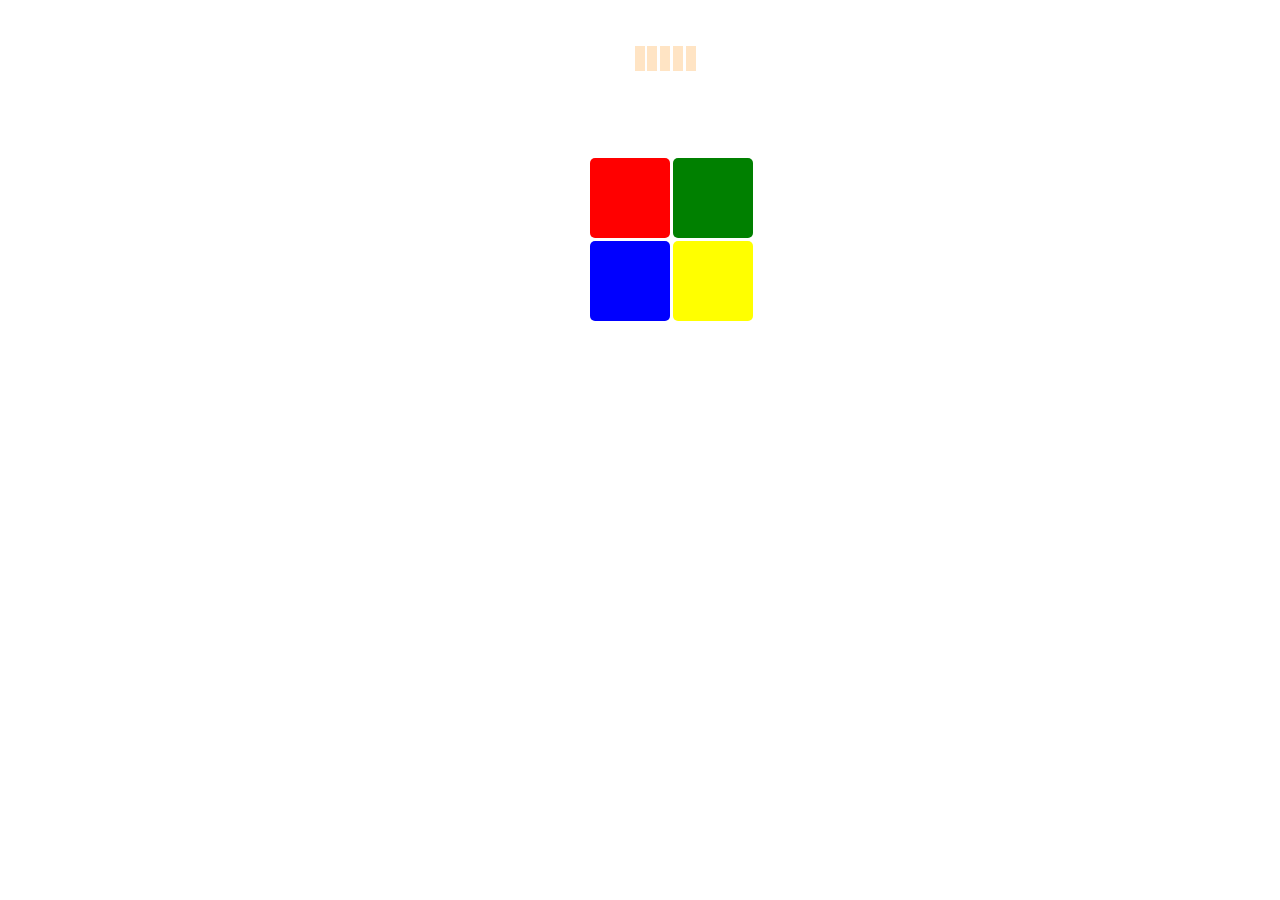
<file: homework_15/index.html>
<!DOCTYPE html>
<html lang="en">
<head>
    <meta charset="UTF-8">
    <meta name="viewport" content="width=device-width, initial-scale=1.0">
    <link rel="stylesheet" href="style.css">
    <title>Document</title>
</head>
<body>
    <div class="container">
        <div class="card">
            <div class="box box_1">
            </div>
            <div class="box box_2">
            </div>
            <div class="box box_3">
            </div>
            <div class="box box_4">
            </div>
            <div class="box box_5">
            </div>
        </div>




        
            <div class="windows_card">
                <div class="windows_box red_box">
                    
                </div>
                <div class="windows_box green_box">
                    
                </div>
                <div class="windows_box blue_box">
                    
                </div>
                <div class="windows_box yellow_box">
                    
                </div>
            </div>


            <div class="lego_card">
                <div class="lego_box">

                </div>
            </div>

            <!-- <div class="user_card">
                <h2>John Doe</h2>
                <p>Senior Designer</p>
                <div class="user_icon">
                    <img src="./img/instagram_anim.svg" alt="instagram_anim">
                    <img src="./img/facebook_anim.svg" alt="facebook_anim">
                    <img src="./img/vkontakte_anim.svg" alt="vkontakte_anim">
                    <img src="./img/youtube_anim.svg" alt="youtube_anim">
                </div>
                <img src="/img/programmer.jpg" alt="programmer">
            </div> -->
    </div>
</body>
</html>
</file>
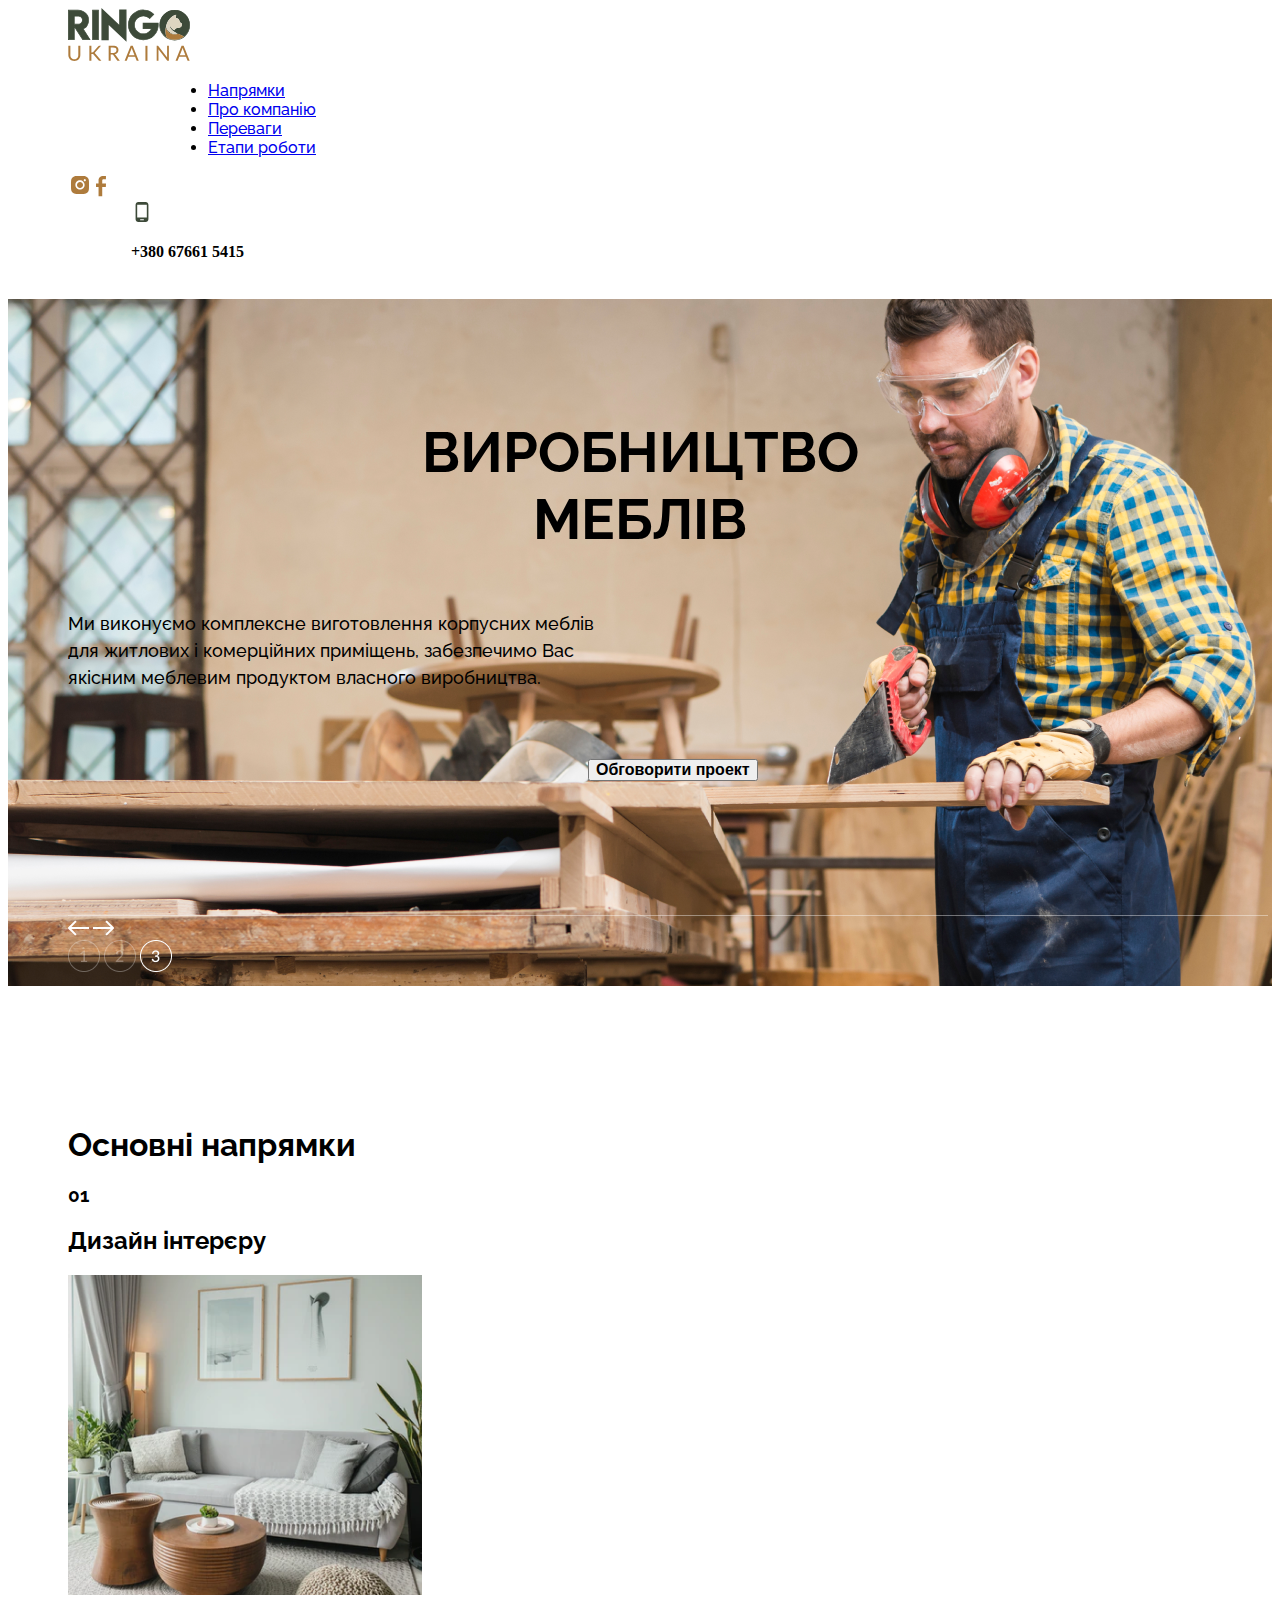
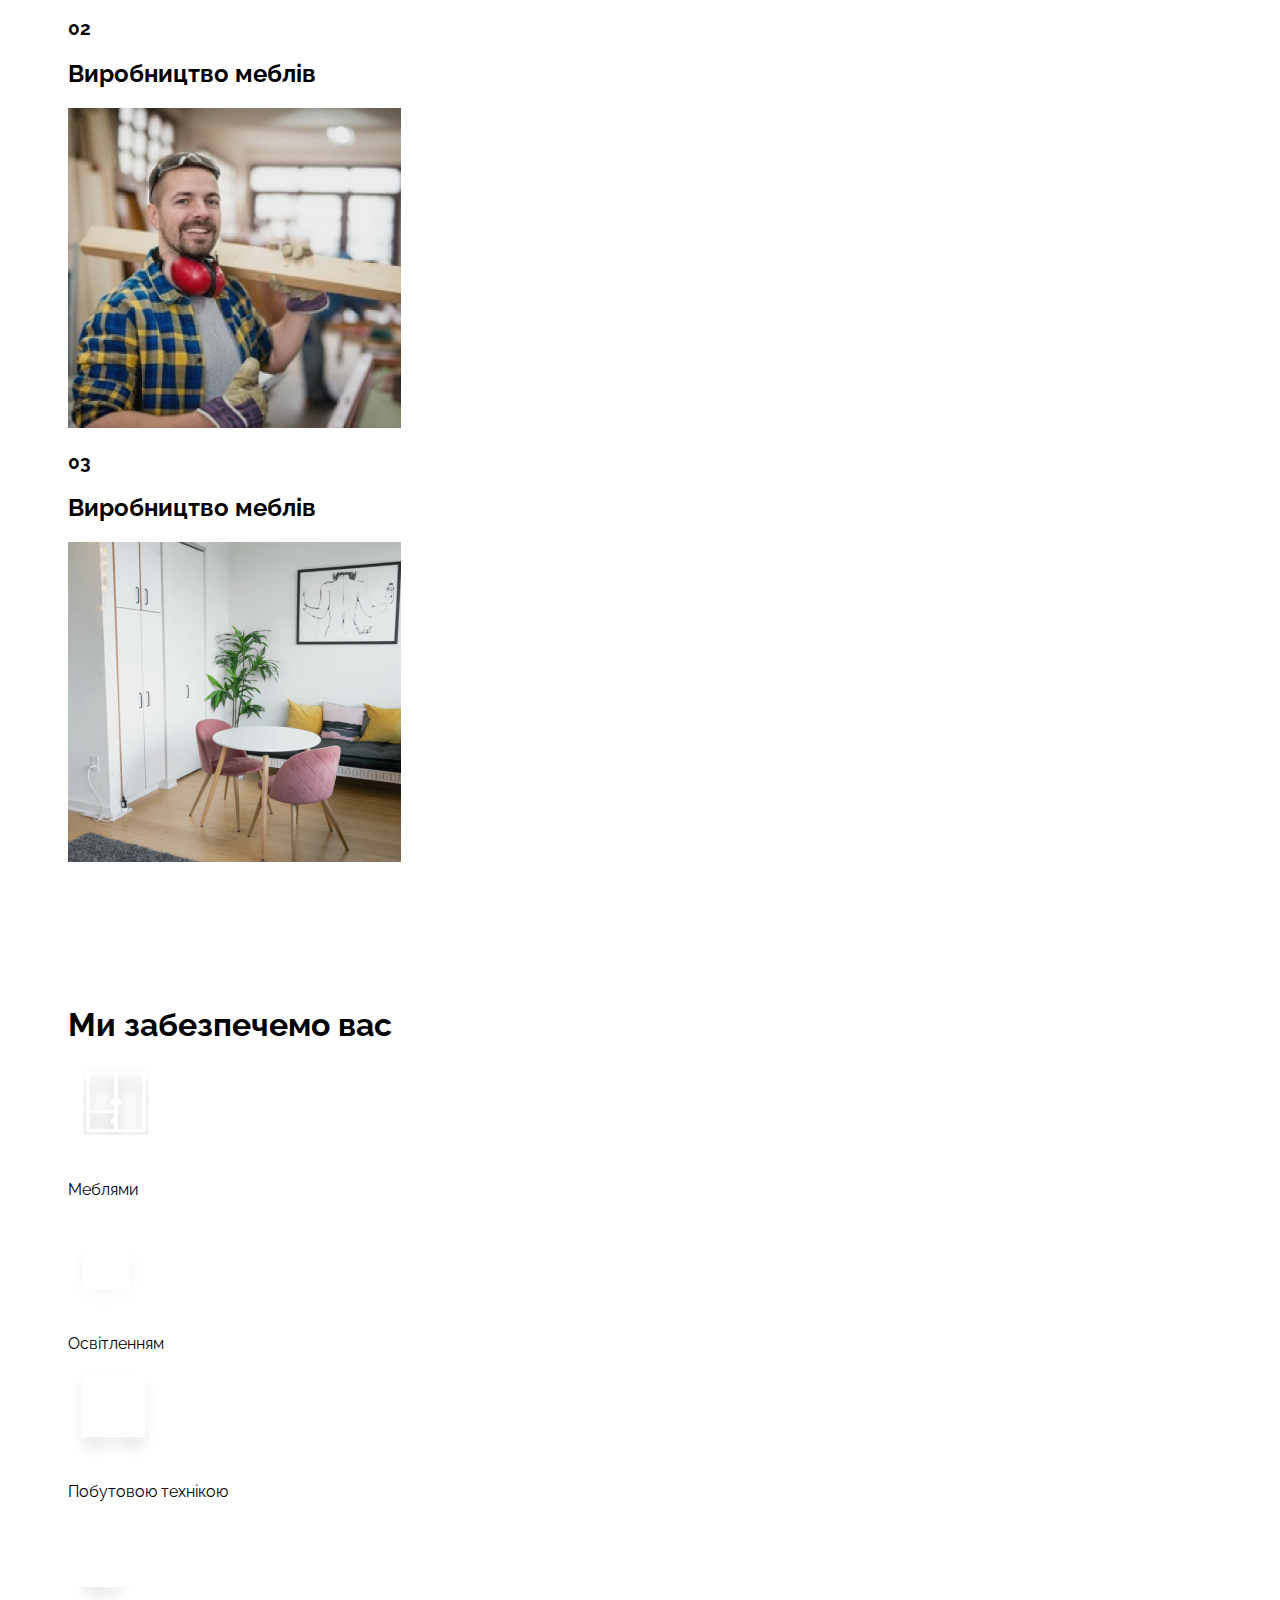
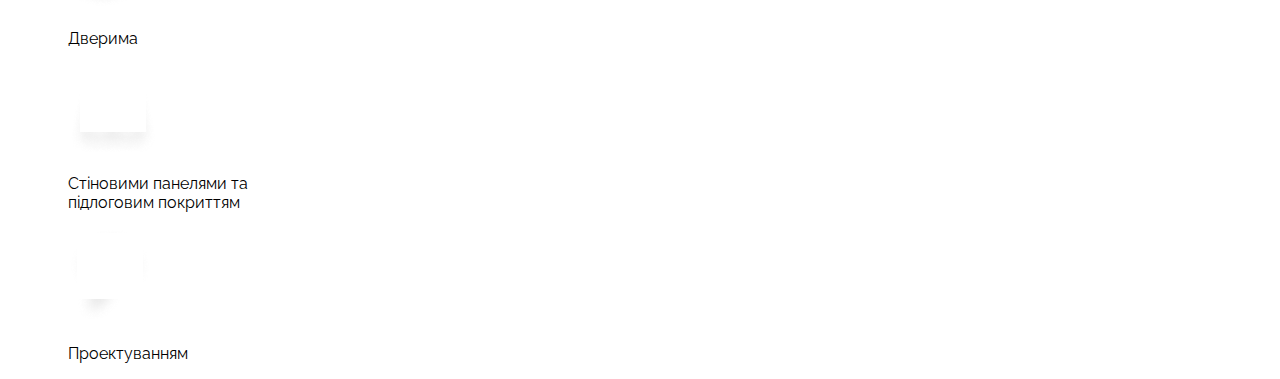
<file: homework_23/index.html>
<!DOCTYPE html>
<html lang="en">
<head>
    <meta charset="UTF-8">
    <meta name="viewport" content="width=device-width, initial-scale=1.0">
    <title>Homework 23</title>
    <link href="https://cdn.jsdelivr.net/npm/bootstrap@5.0.2/dist/css/bootstrap.min.css" rel="stylesheet" integrity="sha384-EVSTQN3/azprG1Anm3QDgpJLIm9Nao0Yz1ztcQTwFspd3yD65VohhpuuCOmLASjC" crossorigin="anonymous">
    <link rel="stylesheet" href="./css/main.css">
</head>
<body>
    <header>
        <div class="container-xl d-flex align-items-center">
            <nav class="navbar navbar-expand-sm">
                <div class="container-fluid">
                  <a class="navbar-brand" href="javascript:void(0)"><img src="./img/header_logo.svg" alt="header_logo"></a>
                  <div class="collapse navbar-collapse" id="mynavbar">
                    <ul class="navbar-nav me-auto navbar__menu">
                      <li class="nav-item">
                        <a class="nav-link text-dark nav__link" href="javascript:void(0)">Напрямки</a>
                      </li>
                      <li class="nav-item">
                        <a class="nav-link text-dark nav__link" href="javascript:void(0)">Про компанію</a>
                      </li>
                      <li class="nav-item">
                        <a class="nav-link text-dark nav__link" href="javascript:void(0)">Переваги</a>
                      </li>
                      <li class="nav-item">
                        <a class="nav-link text-dark nav__link" href="javascript:void(0)">Етапи роботи</a>
                      </li>
                    </ul>
                  </div>
                </div>
            </nav>  
            <div class="header_icon d-flex gap-4">
              <img src="./img/instagram.svg" alt="instagram">
              <img src="./img/facebook.svg" alt="facebook">
            </div>    
            <div class="header_phone d-flex align-items-center gap-2">
                <img src="./img/phone.svg" alt="phone">
                <p>+380 67661 5415</p>
            </div>        
        </div>
    </header>
    <main>
        <section class="home_section">
            <div class="container-xl text-white">
                <h1>Виробництво <br> меблів</h1>
                <p class="text-center font-weight-medium">Ми виконуємо комплексне виготовлення корпусних меблів <br> для житлових і комерційних приміщень, забезпечимо Вас <br> якісним меблевим продуктом власного виробництва. </p>
                <button type="button" class="btn btn-warning px-5 py-3 text-white home__btn">Обговорити проект</button>
                <span><img src="./img/span.svg" alt="span"></span>
                <div class="home_icon d-flex justify-content-between">
                    <div class="home_arrow d-flex gap-4">
                        <img src="./img/left_arrow.svg" alt="left_arrow">
                        <img src="./img/right_arrow.svg" alt="right_arrow">
                    </div>
                    <div class="home_number d-flex gap-3">
                        <img src="./img/1.png" alt="1">
                        <img src="./img/2.png" alt="2">
                        <img src="./img/3.png" alt="3">
                    </div>
                </div>
            </div>
        </section>  
        <section class="main_section">
          <div class="container-xl">
            <h1 class="text-center mb-5">Основні напрямки</h1>
            <div class="main_card d-flex gap-5">
              <div class="main_box border-start border-end border-secondary px-4">
                <h3>01</h3>
                <h2>Дизайн інтерєру</h2>
                <img src="./img/design_img.png" alt="design_img">
              </div>
              <div class="main_box border-start border-end border-secondary px-4">
                <h3>02</h3>
                <h2>Виробництво меблів</h2>
                <img src="./img/furniture_second.png" alt="furniture_second">
              </div>
              <div class="main_box border-start border-end border-secondary px-4">
                <h3>03</h3>
                <h2>Виробництво меблів</h2>
                <img src="./img/furniture_third.png" alt="furniture_third">
              </div>
            </div>
          </div>
        </section>
        <section class="item_section bg-success">
          <div class="container-xl py-5">
            <h1 class="py-5 text-uppercase text-center">Ми забезпечемо вас </h1>
            <div class="item_card row text-center ">
              <div class="item_box col-4 ">
                <img src="./img/gardrobe.svg" alt="gardrobe">
                <p class="text-info">Меблями</p>
              </div>
              <div class="item_box col-4">
                <img src="./img/shower.png" alt="shower">
                <p class="text-info">Освітленням</p>
              </div>
              <div class="item_box  col-4">
                <img src="./img/gas.png" alt="gas">
                <p class="text-info">Побутовою технікою</p>
              </div>
              <div class="item_box col-4">
                <img src="./img/door.png" alt="door">
                <p class="text-info">Дверима</p>
              </div>
              <div class="item_box col-4">
                <img src="./img/panel.png" alt="panel">
                <p class="text-info">Стіновими панелями та  <br>
                  підлоговим покриттям</p>
              </div>
              <div class="item_box col-4">
                <img src="./img/pen.png" alt="pen">
                <p class="text-info">Проектуванням</p>
              </div>
            </div>
          </div>
        </section>
    </main>


















    <script src="https://cdn.jsdelivr.net/npm/bootstrap@5.0.2/dist/js/bootstrap.bundle.min.js" integrity="sha384-MrcW6ZMFYlzcLA8Nl+NtUVF0sA7MsXsP1UyJoMp4YLEuNSfAP+JcXn/tWtIaxVXM" crossorigin="anonymous"></script>
</body>
</html>
</file>
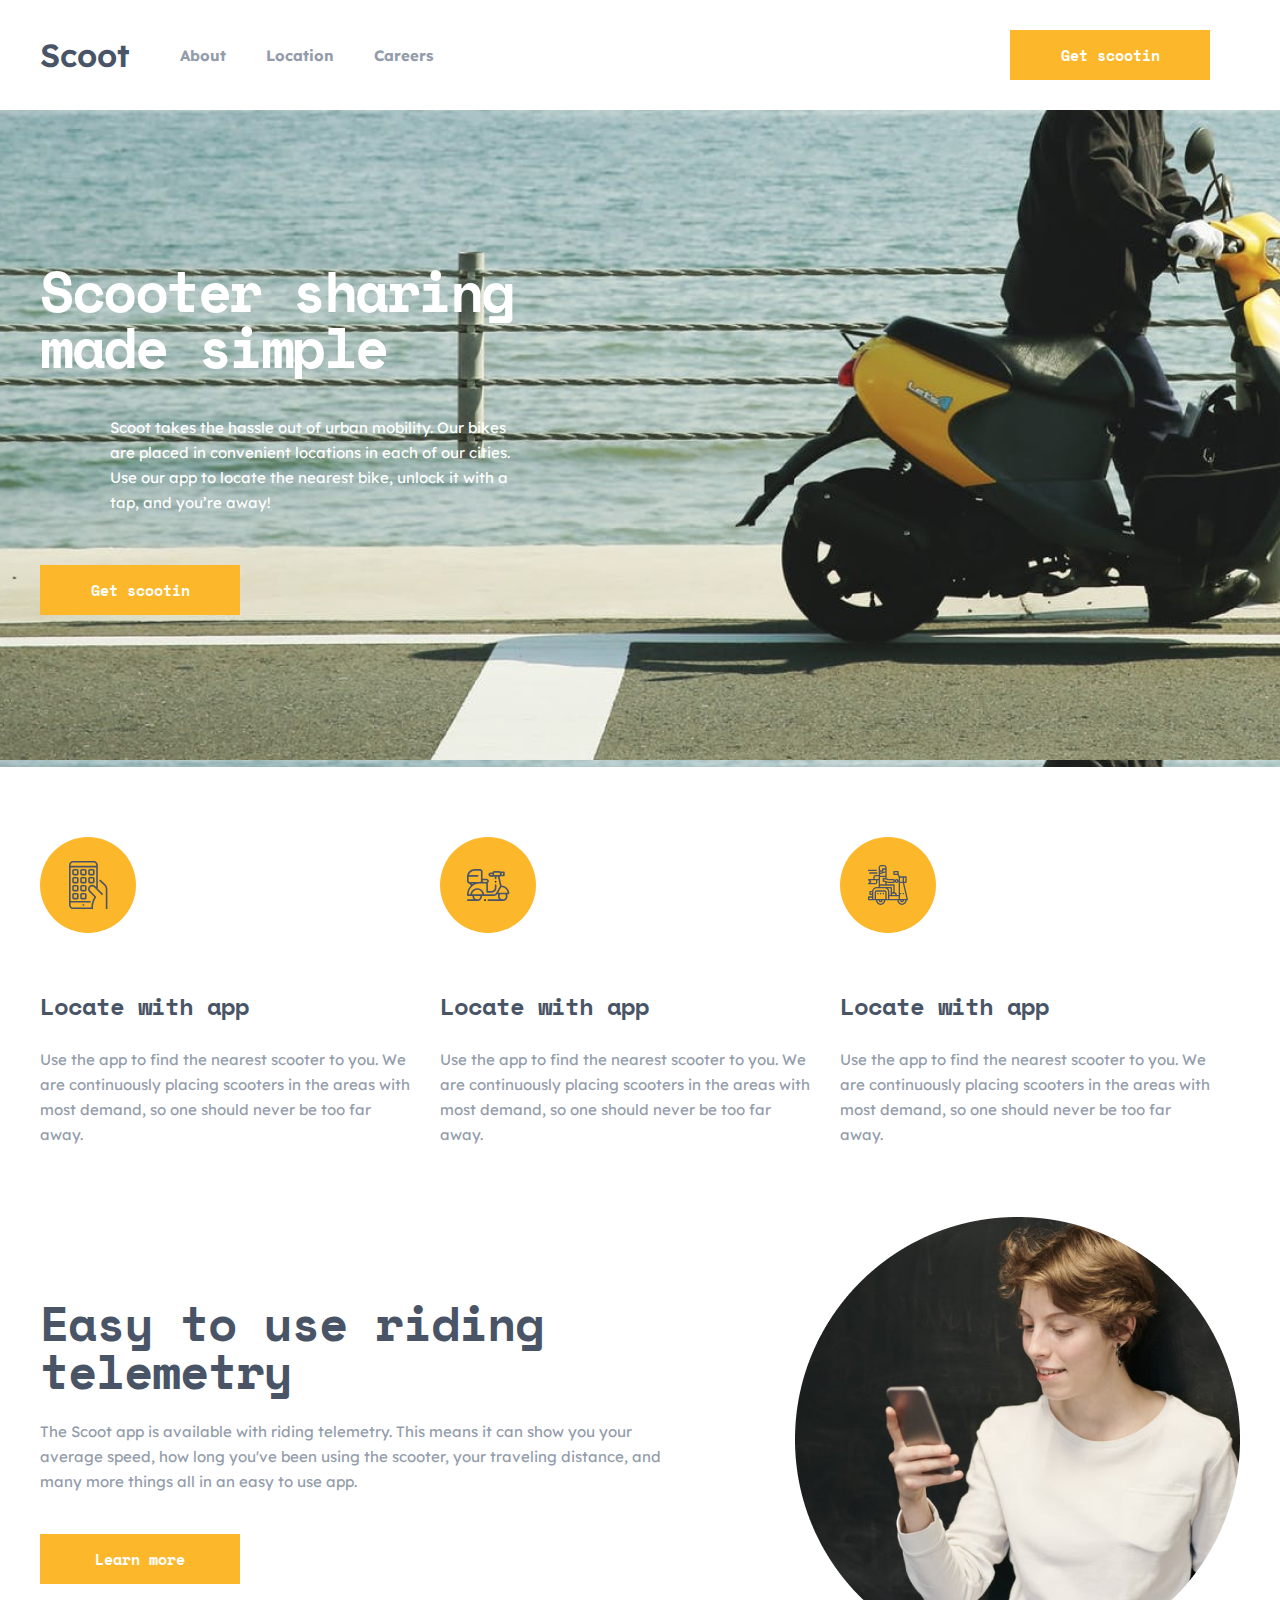
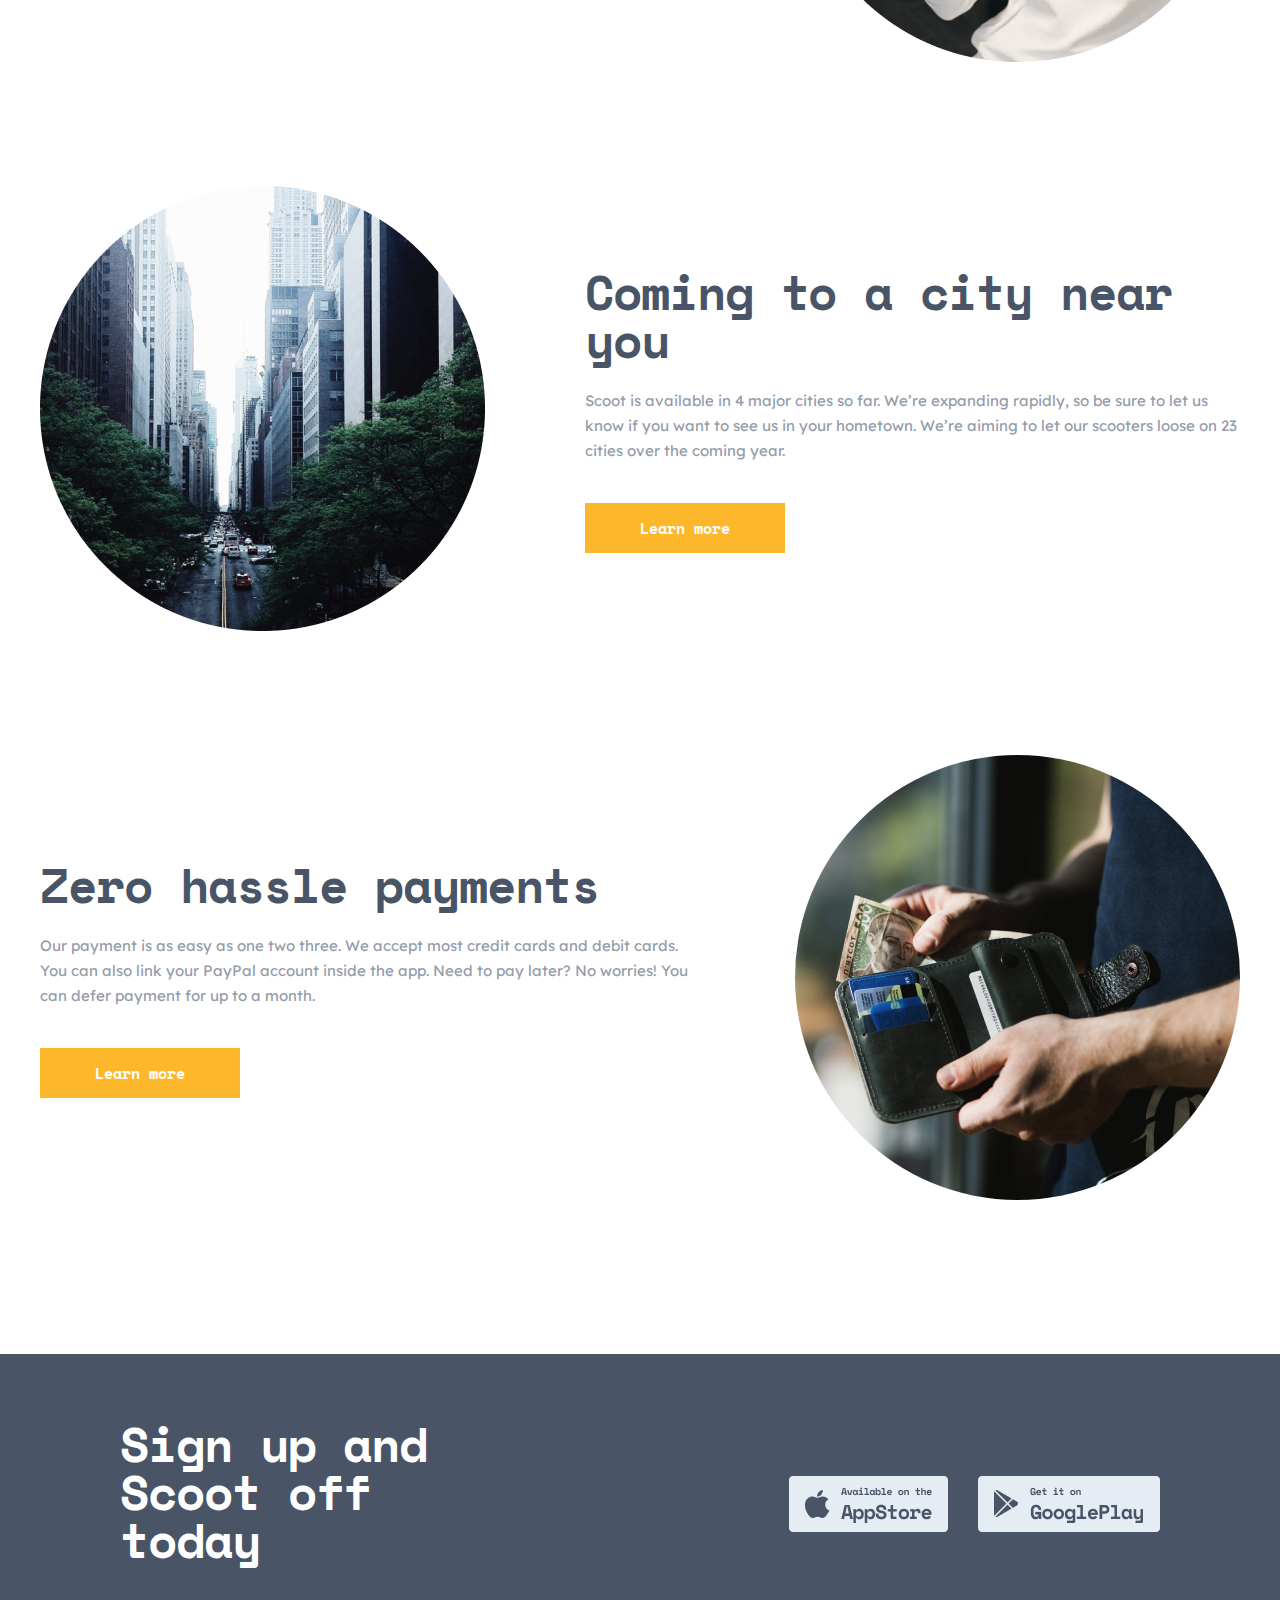
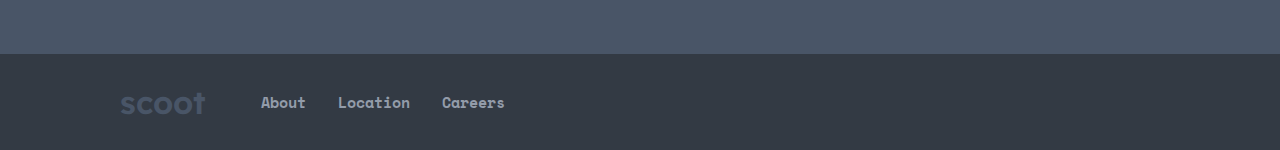
<file: homework_22/home_works/lesson22/index.html>
<!DOCTYPE html>
<html lang="en">
<head>
     <meta charset="UTF-8">
     <meta name="viewport" content="width=device-width, initial-scale=1.0">
     <title>Document</title>
     <link rel="stylesheet" href="./main.css">
     <link rel="stylesheet"
      href="https://cdnjs.cloudflare.com/ajax/libs/font-awesome/6.4.2/css/all.min.css"
      integrity="sha512-z3gLpd7yknf1YoNbCzqRKc4qyor8gaKU1qmn+CShxbuBusANI9QpRohGBreCFkKxLhei6S9CQXFEbbKuqLg0DA=="
      crossorigin="anonymous"
      referrerpolicy="no-referrer"
    />
</head>
<body>
     <!-- Header -->
     <header class="header">
          <div class="container header-container">
               <div class="row">
                    <a href="./index.html"><h1 class="logo">scoot</h1></a>
                    <ul class="nav">
                         <li><a href="about.html">about</a></li>
                         <li><a href="#">location</a></li>
                         <li><a href="#">careers</a></li>
                    </ul>
               </div>
               <button class="main-btn">Get scootin</button>
          </div>
     </header>

     <!-- Home -->
     <section class="home">
          <div class="home-bg">
               <div class="container">
                    <div class="home-content">
                         <h1>Scooter sharing <br> made simple</h1>
                         <p>Scoot takes the hassle out of urban mobility. Our bikes <br> are placed in convenient locations in each of our cities. <br> Use our app to locate the nearest bike, unlock it with a <br>tap, and you’re away!</p>
                         <div class="main-btn">Get scootin</div>
                    </div>
               </div>
          </div>
     </section>

     <section class="info">
          <div class="container info-container">
               <div class="info-cards">
                    <div class="info-card">
                         <img src="./img/Group 8.svg" alt="">
                         <h3>Locate with app</h3>
                         <p>Use the app to find the nearest scooter to you. We are continuously placing scooters in the areas with most demand, so one should never be too far away. </p>
                    </div>
                    <div class="info-card">
                         <img src="./img/Group 9.svg" alt="">
                         <h3>Locate with app</h3>
                         <p>Use the app to find the nearest scooter to you. We are continuously placing scooters in the areas with most demand, so one should never be too far away. </p>
                    </div>
                    <div class="info-card">
                         <img src="./img/Group 10.svg" alt="">
                         <h3>Locate with app</h3>
                         <p>Use the app to find the nearest scooter to you. We are continuously placing scooters in the areas with most demand, so one should never be too far away. </p>
                    </div>
               </div>
          </div>
     </section>

     <!-- Items -->
     <section class="items">
          <div class="container items-container">
               <div class="items-card">
                    <div class="items-card__content">
                         <h3>Easy to use
                              riding telemetry</h3>
                              <p>The Scoot app is available with riding telemetry. This means it can show you your average speed, how long you've been using the scooter, your traveling distance, and many more things all in an easy to use app.</p>
                              <button class="main-btn">Learn more</button>
                    </div>
                    <div class="items-card__img">
                         <img src="./img/Group 33.jpg" alt="">
                    </div>
               </div>

               <div class="items-card">
                    <div class="items-card__img">
                         <img src="./img/Bitmap Copy.jpg" alt="">
                    </div>
                    <div class="items-card__content">
                         <h3>Coming to a city near you</h3>
                         <p>Scoot is available in 4 major cities so far. We’re expanding rapidly, so be sure to let us know if you want to see us in your hometown. We’re aiming to let our scooters loose on 23 cities over the coming year.</p>
                         <button class="main-btn">Learn more</button>
                    </div>
               </div>

               <div class="items-card">
                    <div class="items-card__content">
                         <h3>Zero hassle payments</h3>
                              <p>Our payment is as easy as one two three. We accept most credit cards and debit cards. You can also link your PayPal account inside the app. Need to pay later? No worries! You can defer payment for up to a month.</p>
                              <button class="main-btn">Learn more</button>
                    </div>
                    <div class="items-card__img">
                         <img  src="./img/Bitmap (2).png" alt="" class="bitmap">
                    </div>
               </div>
          </div>
     </section>

     <!-- Footer -->
     <footer class="footer">
          <d
          iv class=" footer-container">
               <div class="footer-content">
                    <h3>Sign up and Scoot off today</h3>
                    <div class="footer-images">
                         <img src="./img/Group 28.png" alt="">
                         <img src="./img/Group 28 Copy.png" alt="">
                    </div>
               </div>

               <div class="footer-nav">
                    <div class="footer-row">
                         <h3 class="logo">scoot</h3>
                    <ul class="footer-navbar">
                         <li><a href="#">about</a></li>
                         <li><a href="#">location</a></li>
                         <li><a href="#">careers</a></li>
                    </ul>
                    </div> 

                    <div class="footer-icons">
                         <i class="fa-brands fa-square-facebook"></i>
                         <i class="fa-brands fa-twitter"></i>
                         <i class="fa-brands fa-instagram"></i>
                    </div>
               </div>
          </d>
     </footer>
</body>
</html>
</file>
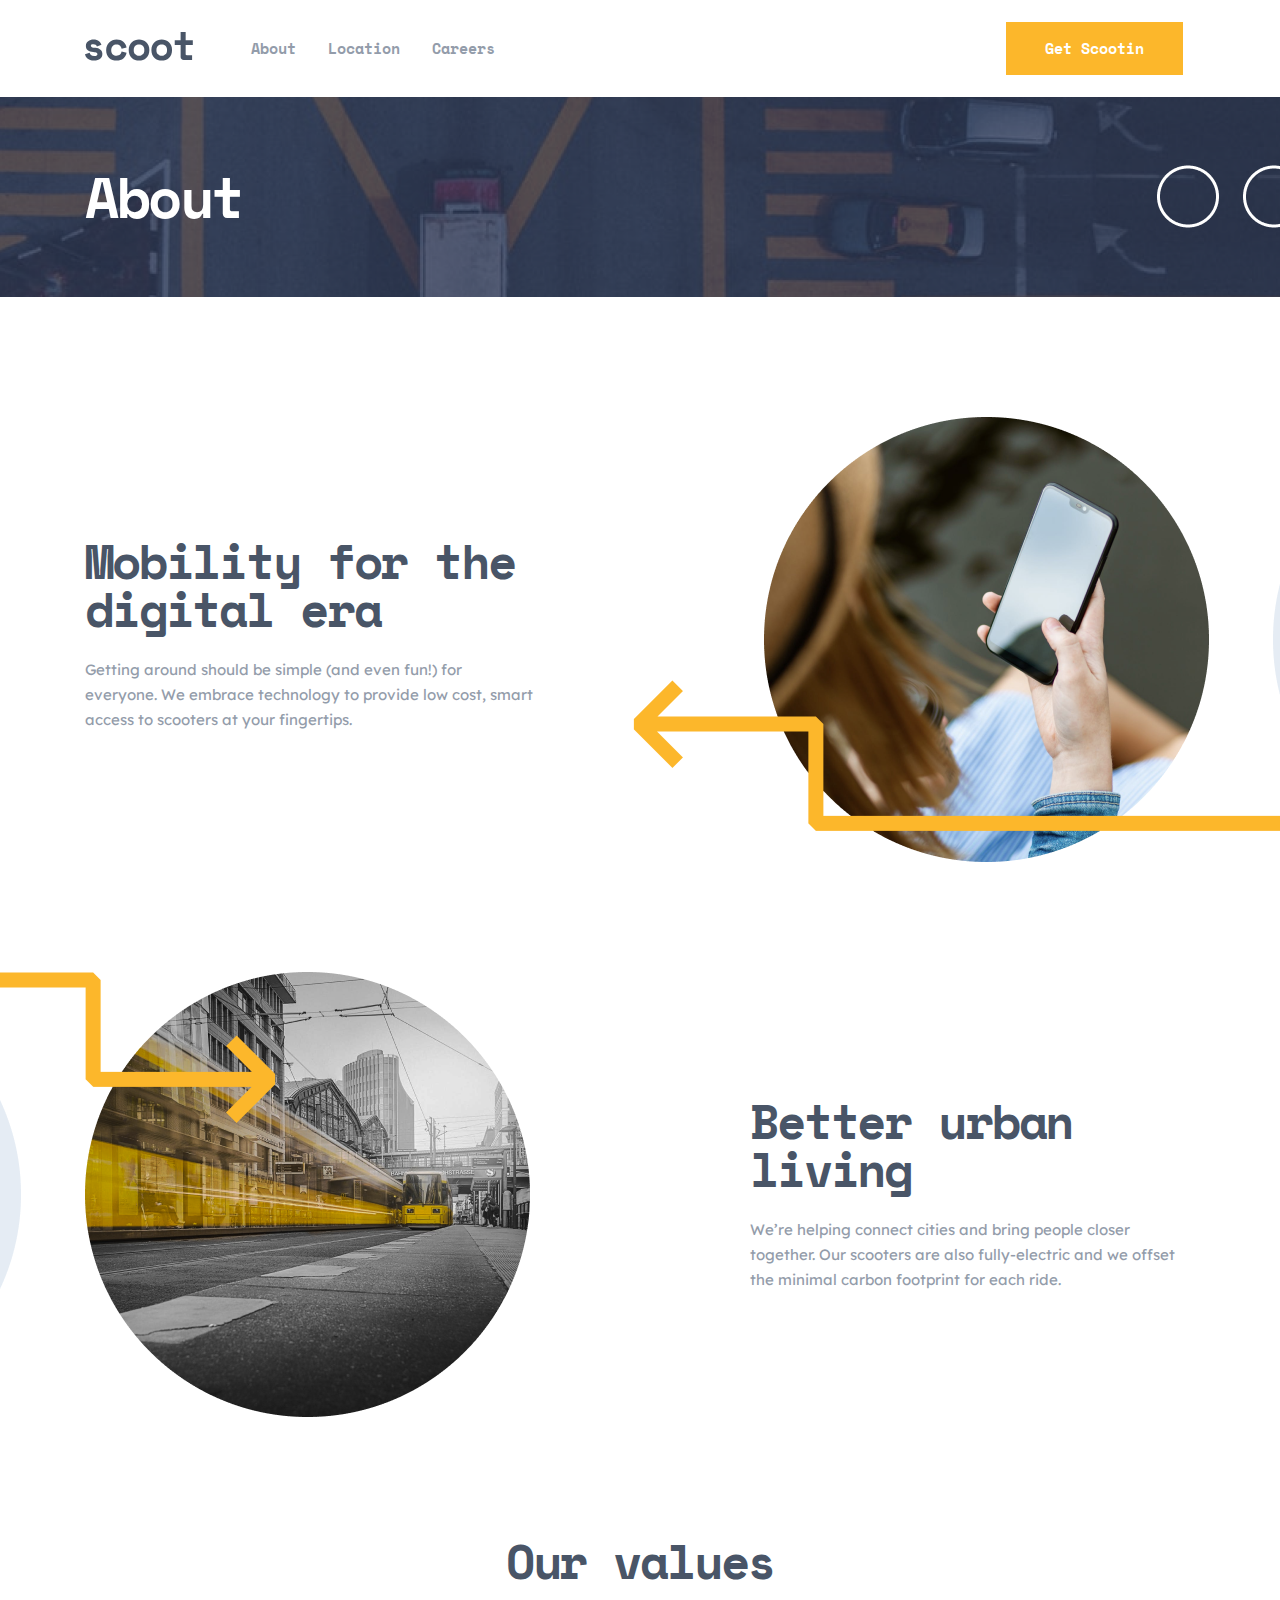
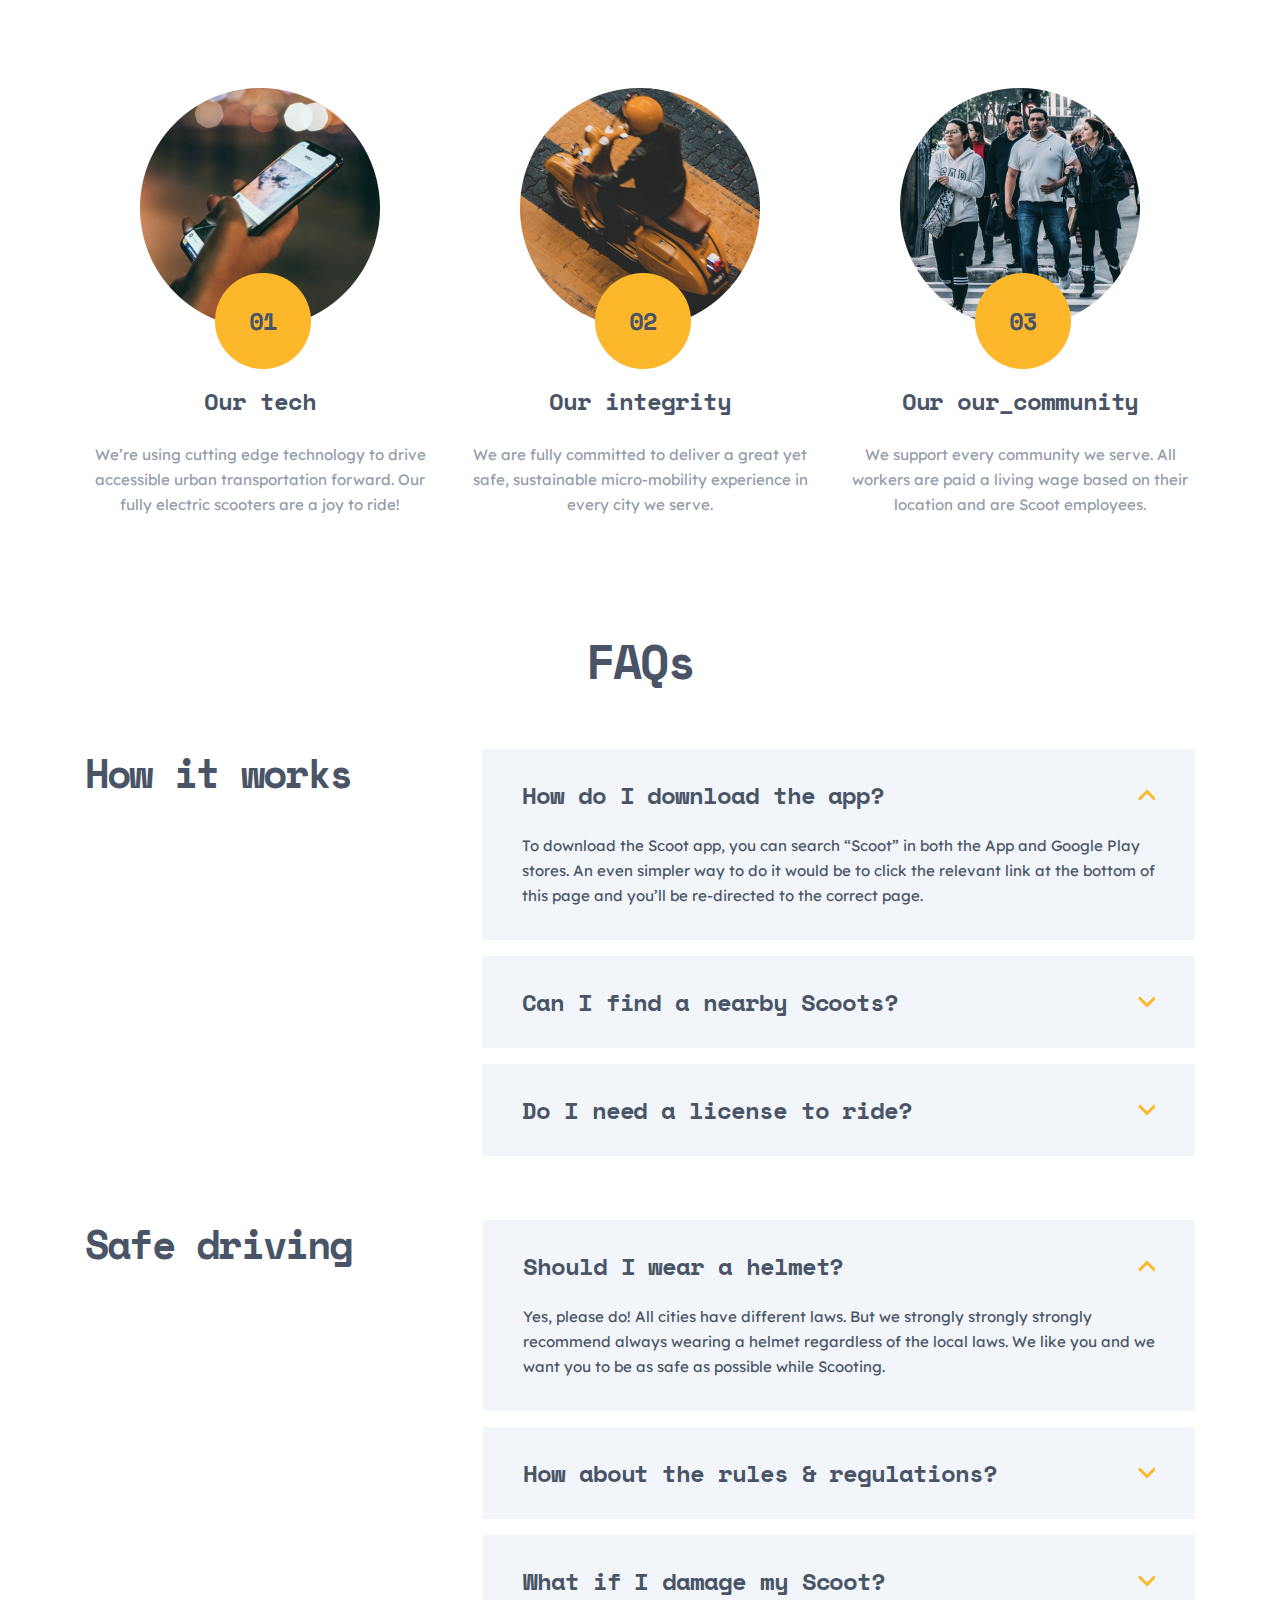
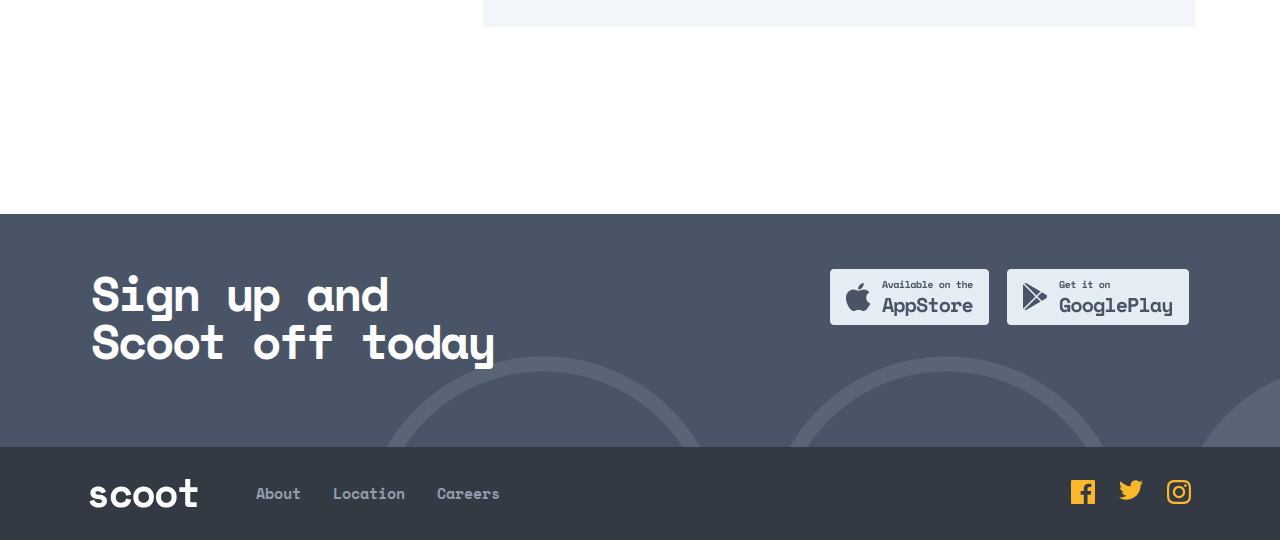
<file: homework_22/home_works/lesson22/about.html>
<!DOCTYPE html>
<html lang="en">
<head>
    <meta charset="UTF-8">
    <meta name="viewport" content="width=device-width, initial-scale=1.0">
    <link rel="stylesheet" href="./about.css">
    <title>About Page</title>
</head>
<body>
    <header class="header">
        <div class="container header_container">
             <div class="header_row">
                   <a href="./index.html"> <img src="./img/header_logo.svg" alt="header_logo"></a>
                  <ul class="header_menu">
                       <li><a class="header_link" href="#">About</a></li>
                       <li><a class="header_link" href="#">Location</a></li>
                       <li><a class="header_link" href="#">Careers</a></li>
                  </ul>
             </div>
             <button class="header_btn">Get Scootin</button>
        </div>
   </header>
   <main>
        <section class="about_section">
            <div class="container">
                <h1>About</h1>
            </div>
        </section>
        <section class="mobility_section">
            <div class="container mobility_container">
                <div class="mobility_card">
                    <div class="mobility_box">
                        <h1>Mobility for the <br> digital era</h1>
                        <p>Getting around should be simple (and even fun!) for <br> everyone. We embrace technology to provide low cost, smart <br> access to scooters at your fingertips.</p>
                    </div>
                    <div class="mobility_box_img">
                        <img src="./img/mobility_img.png" alt="mobility_img">
                    </div>
                </div>
            </div>
        </section>
        <section class="urban_section">
            <div class="container">
                <div class="urban_card">
                    <div class="urban_box_img">
                        <img src="./img/better_img.png" alt="better_img">
                    </div>
                    <div class="urban_box">
                        <h1>Better urban <br> living</h1>
                        <p>We’re helping connect cities and bring people closer <br> together. Our scooters are also fully-electric and we offset <br> the minimal carbon footprint for each ride.</p>
                    </div>
                </div>
            </div>
        </section>
        <section class="values_section">
            <div class="container values_container">
                <h1>Our values</h1>
                <div class="values_card">
                    <div class="values_box">
                        <img class="main_img" src="./img/our_tech.png" alt="our_tech">
                        <img class="number_img" src="./img/01.png" alt="01">
                        <h3>Our tech</h3>
                        <p>We’re using cutting edge technology to drive <br> accessible urban transportation forward. Our <br> fully electric scooters are a joy to ride!</p>
                    </div>
                    <div class="values_box">
                        <img class="main_img" src="./img/our_integrity.png" alt="our_integrity">
                        <img class="number_img" src="./img/02.png" alt="02">
                        <h3>Our integrity</h3>
                        <p>We are fully committed to deliver a great yet <br> safe, sustainable micro-mobility experience in <br> every city we serve.</p>
                    </div>
                    <div class="values_box">
                        <img class="main_img" src="./img/our_community.png" alt="our_community">
                        <img class="number_img" src="./img/03.png" alt="03">
                        <h3>Our our_community</h3>
                        <p>We support every community we serve. All <br> workers are paid a living wage based on their <br> location and are Scoot employees.</p>
                    </div>
                </div>
            </div>
        </section>
        <section class="faq_section">
            <div class="container faq_container">
                <h1>FAQs</h1>
                <div class="faq_card">
                    <div class="faq_box">
                        <h1>How it works</h1>
                        <div class="faq_row">
                            <div class="faq_info">
                                <div class="faq_title">
                                    <h2>How do I download the app?</h2>
                                    <img src="./img/up_arrow.svg" alt="up_arrow">
                                </div>
                                <p>To download the Scoot app, you can search “Scoot” in both the App and Google Play <br> stores. An even simpler way to do it would be to click the relevant link at the bottom of <br> this page and you’ll be re-directed to the correct page.</p>
                            </div>
                            <div class="faq_info">
                                <div class="faq_title">
                                    <h2>Can I find a nearby Scoots?</h2>
                                    <img src="./img/down_arrow.svg" alt="down_arrow">
                                </div>
                            </div>
                            <div class="faq_info">
                                <div class="faq_title">
                                    <h2>Do I need a license to ride?</h2>
                                    <img src="./img/down_arrow.svg" alt="down_arrow">
                                </div>
                            </div>
                        </div>
                    </div>
                    <div class="faq_box">
                        <h1>Safe driving</h1>
                        <div class="faq_row">
                            <div class="faq_info">
                                <div class="faq_title">
                                    <h2>Should I wear a helmet?</h2>
                                    <img src="./img/up_arrow.svg" alt="up_arrow">
                                </div>
                                <p>Yes, please do! All cities have different laws. But we strongly strongly strongly <br> recommend always wearing a helmet regardless of the local laws. We like you and we <br> want you to be as safe as possible while Scooting.</p>
                            </div>
                            <div class="faq_info">
                                <div class="faq_title">
                                    <h2>How about the rules & regulations?</h2>
                                    <img src="./img/down_arrow.svg" alt="down_arrow">
                                </div>
                            </div>
                            <div class="faq_info">
                                <div class="faq_title">
                                    <h2>What if I damage my Scoot?</h2>
                                    <img src="./img/down_arrow.svg" alt="down_arrow">
                                </div>
                            </div>
                        </div>
                    </div>
                </div>
            </div>
        </section>
   </main>
   <footer class="footer">
            <div class="footer_card">
                <h1>Sign up and <br> Scoot off today</h1>
                <div class="footer_img">
                    <a href="#"><img src="./img/appstore.png" alt="appstore"></a>
                    <a href="#"><img src="./img/googleplay.png" alt="googleplay"></a>
                </div>
            </div>
            <nav class="footer_navbar">
                <img src="./img/footer_logo.svg" alt="footer_logo">
                <ul class="header_menu footer_menu">
                    <li><a class="header_link" href="#">About</a></li>
                    <li><a class="header_link" href="#">Location</a></li>
                    <li><a class="header_link" href="#">Careers</a></li>
               </ul>
               <div class="footer_icon">
                    <a href="#"><img src="./img/facebook.svg" alt="facebook"></a>
                    <a href="#"><img src="./img/twitter.svg" alt="twitter"></a>
                    <a href="#"><img src="./img/instagram.svg" alt="instagram"></a>
               </div>
            </nav>
   </footer>
</body>
</html>
</file>
<file: homework_15/style.css>
*{
    box-sizing: border-box;

}


.container{
    width: 1000px;
    margin: 0 auto;
}

.card{
    display: flex;
    gap: 2px;
    justify-content: center;
    align-items: center;
    padding-top: 50px;
    position: relative;
    margin-bottom: 100px;
}
.box{
    width: 10px;
    height: 25px;
    background-color: bisque;
    position: absolute;
}

.box_1{
    animation-name: box_1_animation;
    animation-duration: 1s;
    animation-iteration-count: infinite;
}

@keyframes box_1_animation {
    0% {
        width: 10px;
        height: 25px;
      }

    50% {
        width: 10px;
        height: 40px;
      }

      100% {
        width: 10px;
        height: 25px;
      }
}

.box_2{
    animation-name: box_2_animation;
    animation-duration: 1s;
    animation-iteration-count: infinite;
    animation-delay: 0.2s;
    left: 507px;
}

@keyframes box_2_animation {
    0% {
        width: 10px;
        height: 25px;
      }
    50% {
        width: 10px;
        height: 40px;
      }

      100% {
        width: 10px;
        height: 25px;
      }
}
.box_3{
    animation-name: box_3_animation;
    animation-duration: 1s;
    animation-iteration-count: infinite;
    animation-delay: 0.4s;
    left: 520px;
}

@keyframes box_3_animation {
    0% {
        width: 10px;
        height: 25px;
      }

    50% {
        width: 10px;
        height: 40px;
      }

      100% {
        width: 10px;
        height: 25px;
      }
}
.box_4{
    animation-name: box_4_animation;
    animation-duration: 1s;
    animation-iteration-count: infinite;
    animation-delay: 0.6s;
    left: 533px;
}

@keyframes box_4_animation {
    0% {
        width: 10px;
        height: 25px;
      }

    50% {
        width: 10px;
        height: 40px;
      }

      100% {
        width: 10px;
        height: 25px;
      }
}
.box_5{
    animation-name: box_5_animation;
    animation-duration: 1s;
    animation-iteration-count: infinite;
    animation-delay: 0.8s;
    left: 546px;
}

@keyframes box_5_animation {
    0% {
        width: 10px;
        height: 25px;
      }

    50% {
        width: 10px;
        height: 40px;
      }

      100% {
        width: 10px;
        height: 25px;
      }
}











.windows_card{
    display: flex;
    margin-left: 450px;
    width: 166px;
    gap: 3px;
    flex-wrap: wrap;
    margin-bottom: 100px;
}

.windows_box{
    width: 80px;
    height: 80px;
    border-radius: 5px;
}

.red_box{
    background-color: red;
    animation: red_box_animation;
    animation-duration: 4s;
    animation-iteration-count: infinite;
}

@keyframes red_box_animation {
    25%{
        background-color: green;
        transform: translateX(83px);
    }
    50%{
        background-color: yellow;
        transform: translateX(83px) translateY(83px);
    }
    75%{
        background-color: blue;
        transform: translateY(83px);
    }
}
.green_box{
    background-color: green;
    animation: green_box_animation;
    animation-duration: 4s;
    animation-iteration-count: infinite;
}

@keyframes green_box_animation {
    25%{
        background-color: yellow;
        transform: translateY(83px);
    }
    50%{
        background-color: blue;
        transform: translateX(-83px) translateY(83px);
    }
    75%{
        background-color: red;
        transform: translateX(-83px);
    }
}


.blue_box{
    background-color: blue;
    animation: blue_box_animation;
    animation-duration: 4s;
    animation-iteration-count: infinite;
}

@keyframes blue_box_animation {
    25%{
        background-color: red;
        transform: translateY(-83px);
    }
    50%{
        background-color: green;
        transform: translateX(83px) translateY(-83px);
    }
    75%{
        background-color: yellow;
        transform: translateX(83px);
    }
}

.yellow_box{
    background-color: yellow;
    animation: yellow_box_animation;
    animation-duration: 4s;
    animation-iteration-count: infinite;
}

@keyframes yellow_box_animation {
    25%{
        background-color: blue;
        transform: translateX(-83px);
    }
    50%{
        background-color: red;
        transform: translateX(-83px) translateY(-83px);
    }
    75%{
        background-color: green;
        transform: translateY(-83px);
    }
}




/* 
.user_card{
    display: flex;
    flex-direction: column;
    align-items: center;
    justify-content: center;
    border-radius: 10px;
    gap: 10px;
    background-color: slategrey;
    width: 300px;
    height: 400px;
    position: relative;
    animation-name: user_animation;
    animation-duration: 2s;
    animation-iteration-count: infinite;
}

@keyframes user_animation {
    50%{
      transform
    }
}


.user_card > img{
    position: absolute;
    width: 300px;
    height: 400px;
    animation-name: user_animation;
    animation-duration: 2s;
    animation-iteration-count: infinite;
    
} */
</file>
<file: homework_23/css/main.css>
@font-face {
    font-family: 'Raleway';
    src: url(../fonts/Raleway/Raleway-Bold.ttf) format(truetype);
    font-weight: 700;
}
@font-face {
    font-family: 'Raleway';
    src: url(../fonts/Raleway/Raleway-SemiBold.ttf) format(truetype);
    font-weight: 600;
}
@font-face {
    font-family: 'Raleway';
    src: url(../fonts/Raleway/Raleway-Medium.ttf) format(truetype);
    font-weight: 500;
}
@font-face {
    font-family: 'Raleway';
    src: url(../fonts/Raleway/Raleway-Regular.ttf) format(truetype);
    font-weight: 400;
}


body{
    font-family: Raleway;
}

.container-xl{
    padding: 0 60px;
}

.navbar{
    margin-right: 125px;
}
.navbar__menu{
    margin-left: 100px;
    gap: 40px;
}

.nav__link{
    font-size: 16px;
    font-weight: 500;
    line-height: 16px;
}

.header_phone{
    font-family: serif;
    margin-left: 63px;    
}

.header_phone p{
    margin-top: 16px;
    font-weight: bold;
}



.home__btn{
    font-size: 16px;
    font-weight: 700;
    line-height: 16px;
    margin: 50px 0 120px 520px;
}

.home_section{
    background-image: url(../img/home_bg_img.png);
    background-repeat: no-repeat;
    background-position: center;
    background-size: auto;
    height: 687px;
}

.home_section h1{
    text-align: center;
    text-transform: uppercase;
    font-size: 56px;
    font-weight: 700;   
    line-height: 67px;
    padding: 120px 0 20px;
}

.home_section p{
    font-size: 18px;
    font-weight: 500;
    line-height: 27px;
}

.home_section span{
    width: 1296px;
    height: 1px;
    text-align: center;
}



.main_section{
    margin: 140px 0;
}
</file>
<file: homework_22/home_works/lesson22/main.css>
@import url('https://fonts.googleapis.com/css2?family=Lexend+Deca:wght@300;400;500;600;700&display=swap');

@import url('https://fonts.googleapis.com/css2?family=Lexend+Deca:wght@300;400;500;600;700&family=Space+Mono:wght@400;700&display=swap');

@import url('https://fonts.googleapis.com/css2?family=Lexend+Deca:wght@300;400;500;600;700&family=Space+Mono:wght@400;700&display=swap');

* {
     box-sizing: border-box;
     margin: 0;
     padding: 0;
}

.container {
     margin: 0 auto;
     max-width: 1200px;
}

a, li, ul {
     list-style: none;
     text-decoration: none;
     color: inherit;
     text-transform: capitalize;
}

button {
     border: none;
     outline: none;
}

/* Header ssection */
.header {
     padding: 30px 0;
}

.header-container {
     display: flex;
     align-items: center;
     justify-content: space-between;
}
.row {
     display: flex;
     gap: 50px;
}

.logo {
     color: #495567;
     font-size: 32px;
     font-family: Lexend deca;
     font-weight: 600;
}
.nav {
     display: flex;
     align-items: center;
     gap: 40px;
}

.nav a {
     color: #939CAA;
     font-size: 15px;
     font-weight: 700;
     font-family: Lexend deca;
}

.main-btn {
     background-color: #fcb72b;
     padding: 14px 39px;
     color: #fff;
     margin-right: 30px;
     font-size: 15px;
     font-family: space mono;
     font-weight: 700;
     width: 200px;
     text-align: center;
}

.main-btn:hover {
     color: #fcb72b;
     background-color: #fff;
     border: 1px solid #fcb72b;
     transition: all .3s ease;
     cursor: pointer;
}

/* Home */
.home-bg {
     background-repeat: no-repeat;
     background-position: center;
     background-size: cover;
     background: url(./img/Bitmap.png) #2F3B59;
}

.home-content {
     padding-top: 153px;
     padding-bottom: 152px;
}

.home-content h1  {
     color: #FFF;
     font-family: Space Mono;
     font-size: 56px;
     font-style: normal;
     font-weight: 700;
     line-height: 56px; /* 100% */
     letter-spacing: -2.5px;
}

.home-content p {
     padding-top: 40px;
     padding-left: 70px;
     color: #FFF;
     font-family: 'Lexend Deca';
     font-size: 15px;
     font-style: normal;
     font-weight: 400;
     line-height: 25px; /* 100% */
     padding-bottom: 50px;
}

/* Info  */
.info {
     padding-top: 70px;
}

.info-cards {
     display: flex;
     align-items: center;
     gap: 30px;
     padding-right: 30px;
}

.info-card img {
     padding-bottom: 55px;
}

.info-card h3 {
     padding-bottom: 27px;
     color: #495567;
     font-family: Space Mono;
     font-size: 24px;
     font-style: normal;
     font-weight: 700;
     line-height: 28px; /* 116.667% */
     letter-spacing: -1.071px;
}

.info-card P {
     color: #939CAA;
     font-family: Lexend Deca;
     font-size: 15px;
     font-style: normal;
     font-weight: 400;
     line-height: 25px; 
}

/* Items */
.items {
     padding-top: 70px;
}

.items-container {
     display: flex;
     flex-direction: column;
     gap: 120px;
}

.items-card {
     display: flex;
     align-items: center;
     gap: 100px;
}

.items-card h3 {
     padding-bottom: 24px;
     color: #495567;
     font-family: Space Mono;
     font-size: 48px;
     font-style: normal;
     font-weight: 700;
     line-height: 48px; /* 116.667% */
     letter-spacing: -1.071px;
}

.items-card P {
     color: #939CAA;
     font-family: Lexend Deca;
     font-size: 15px;
     font-style: normal;
     font-weight: 400;
     line-height: 25px; 
     padding-bottom: 40px;
}

.items-card__img .bitmap {
     border-radius: 50%;
}

/* Footer */
.footer {
     padding-top: 150px;
}

.footer-content {
     height: 300px;
     background: #495567;
     display: flex;
     justify-content: center;
     align-items: center;
     gap: 336px;
     padding: 0 120px;
}

.footer-content h3 {
     padding-bottom: 24px;
     color: #fff;
     font-family: Space Mono;
     font-size: 48px;
     font-style: normal;
     font-weight: 700;
     line-height: 48px; /* 116.667% */
     letter-spacing: -1.071px;
}

.footer-images {
     display: flex;
     align-items: center;
     justify-content: center;
     gap: 30px;
}


.footer-nav {
     display: flex;
     justify-content: space-between;
     align-items: center;
     background: #333A44;
     height: 96px;
     padding: 0 120px;
}

.footer-row {
     display: flex;
     gap: 55px;
}

.footer-navbar {
     display: flex;
     align-items: center;
     gap: 32px;
}

.footer-navbar a {
     color: #939CAA;
     font-family: Space Mono;
     font-size: 15px;
     font-style: normal;
     font-weight: 700;
     line-height: 25px;
}

.footer-icons {
     display: flex;
     gap: 30px;
     align-items: center;
}

.footer-icons i {
     color: #FCB72B;
     font-size: 24px;
}
</file>
<file: homework_22/home_works/lesson22/about.css>
@font-face {
    font-family: 'Lexend Deca';
    src: url(./fonts/LexendDeca-Regular.ttf) format(truetype);
    font-weight: 400;
}

@font-face {
    font-family: 'Space Mono';
    src: url(./fonts/SpaceMono-Bold.ttf) format(truetype);
    font-weight: 700;
}




*{
    box-sizing: border-box;
    margin: 0;
    padding: 0;
}

ul{
    list-style: none;
}

a{
    text-decoration: none;
    color: inherit;
}

.container{
    width: 1110px;
    margin: 0 auto;
}


.header_container{
    display: flex;
    align-items: center;
    padding: 22px 0;
    gap: 511px;
}

.header_row{
    display: flex;
    align-items: center;
    gap: 58px;
}

.header_menu{
    display: flex;
    gap: 32px;
}

.header_link{
    font-family: Space Mono;
    font-size: 15px;
    font-weight: 700;
    line-height: 25px;
    color: #939CAA;
}


.header_btn{
    padding: 14px 39px;
    font-family: Space Mono;
    font-size: 15px;
    font-weight: 700;
    line-height: 25px;
    background-color: #FCB72B;
    color: #fff;
    border: none;
}

.header_btn:hover{
    color: #FCB72B;
    background-color: #fff;
    transition: 0.2s all linear;
    border: 1px solid #FCB72B;
}








.about_section{
    background-image: url(./img/about_bg_img.png);
    background-position: center;
    background-size: auto;
    background-repeat: no-repeat;
    height: 200px;
    margin-bottom: 120px;
}

.about_section h1{
    font-family: Space Mono;
    font-size: 56px;
    font-weight: 700;
    line-height: 56px;
    letter-spacing: -2.5px;
    color: #fff;
    padding-top: 72px;
}








.mobility_card{
    display: flex;
    margin-bottom: 240px;
}

.mobility_box h1{
    padding: 120px 0 24px;
    color: #495567;
    font-family: Space Mono;
    font-size: 48px;
    font-weight: 700;
    line-height: 48px;
    letter-spacing: -2.142857074737549px;
}

.mobility_box p{
    font-family: Lexend Deca;
    font-size: 15px;
    font-weight: 400;
    line-height: 25px;
    color: #939CAA;
}


.mobility_box_img{
    position: relative;
}

.mobility_box_img img{
    position: absolute;
    left: 100px;
}













.urban_card{
    display: flex;
    margin-bottom: 245px;
}

.urban_box_img{
    position: relative;
}

.urban_box_img img{
    position: absolute;
    left: -165px;
}

.urban_box{
    padding: 125px 0 0 665px;
}

.urban_box h1{
    color: #495567;
    font-family: Space Mono;
    font-size: 48px;
    font-weight: 700;
    line-height: 48px;
    letter-spacing: -2.142857074737549px;
}

.urban_box p{
    font-family: Lexend Deca;
    font-size: 15px;
    font-weight: 400;
    line-height: 25px;
    padding-top: 24px;
    color:#939CAA;
}








.values_container{
    margin-bottom: 120px;
}
.values_container h1{
    font-family: Space Mono;
    font-size: 48px;
    font-weight: 700;
    line-height: 48px;
    letter-spacing: -2.142857074737549px;
    text-align: center;
    color: #495567;
    margin-bottom: 48px;
}

.values_card{
    display: flex;
    gap: 30px;
}

.values_box{
    position: relative;
}

.values_box h3{
    font-family: Space Mono;
    font-size: 24px;
    font-weight: 700;
    line-height: 28px;
    letter-spacing: -1.0714285373687744px;
    text-align: center;
    color: #495567;
}

.values_box p{
    font-family: Lexend Deca;
    font-size: 15px;
    font-weight: 400;
    line-height: 25px;
    letter-spacing: 0px;
    text-align: center;
    color: #939CAA;
    padding-top: 27px;
}


.number_img{
    position: absolute;
    left: 130px;
    top: 240px;
}
.main_img{
    padding: 55px;
}








.faq_section{
    margin-bottom: 160px;
}

.faq_container > h1{
    padding-bottom: 64px;
    font-family: Space Mono;
    font-size: 48px;
    font-weight: 700;
    line-height: 48px;
    letter-spacing: -2.142857074737549px;
    text-align: center;
    color:#495567;
}

.faq_card{
    display: flex;
    flex-direction: column;
    gap: 64px;
}

.faq_box{
    display: flex;
    justify-content: space-between;
}


.faq_row{
    display: flex;
    flex-direction: column;
    gap: 16px;
}
.faq_info{
    padding: 32px 40px;
    background-color: #F2F5F9;
}


.faq_title{
    display: flex;
    justify-content: space-between;
}

.faq_box h1{
    font-family: Space Mono;
    font-size: 40px;
    font-weight: 700;
    line-height: 48px;
    letter-spacing: -1.7857142686843872px;
    color: #495567;
}
.faq_title h2{
    font-family: Space Mono;
    font-size: 24px;
    font-weight: 700;
    line-height: 28px;
    letter-spacing: -1.0714285373687744px;
    color: #495567;
}

.faq_info p{
    font-family: Lexend Deca;
    font-size: 15px;
    font-weight: 400;
    line-height: 25px;
    color: #495567;
    padding-top: 24px;
}






.footer{
    background-image: url(./img/footer_bg_img.png);
    background-position: center;
    background-repeat: no-repeat;
    background-size: auto;

}

.footer_card{
    display: flex;
    justify-content: center;
    gap: 336px;
    padding: 82px 0;
}

.footer_card h1{
    font-family: Space Mono;
    font-size: 48px;
    font-weight: 700;
    line-height: 48px;
    letter-spacing: -2.142857074737549px;
    color: #fff;
}

.footer_img{
    display: flex;
    gap: 18px;
}


.footer_navbar{
    display: flex;
    justify-content: center;
    align-items: center;
    background-color: #333A44;
    padding: 32px 168px;
}

.footer_menu{
    margin: 0 571px 0 58px;
}

.footer_icon{
    display: flex;
    gap: 24px;
}
</file>
